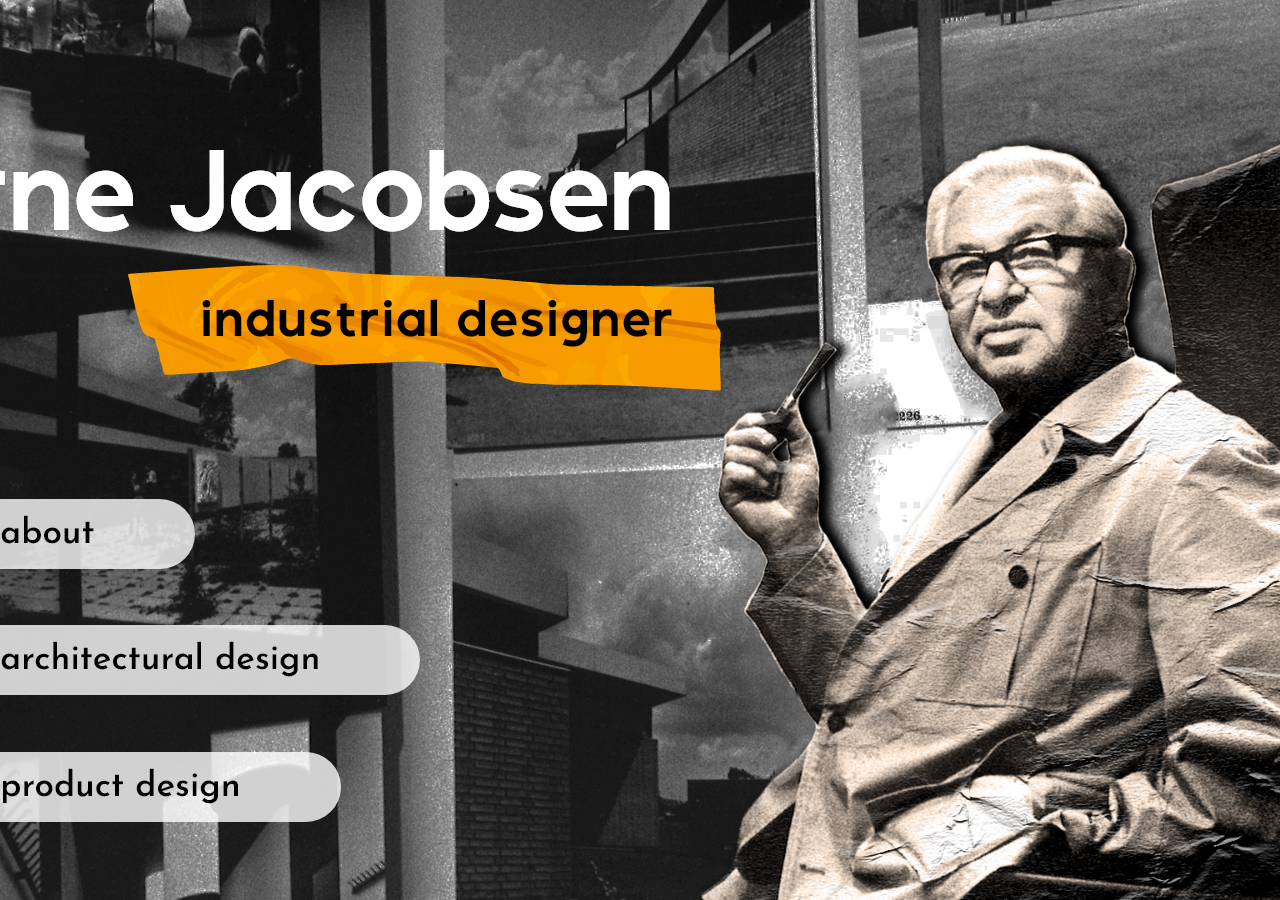
<file: index.html>
<!DOCTYPE html>
<html lang="ko">
<head>
    <meta charset="UTF-8">
    <meta http-equiv="X-UA-Compatible" content="IE=edge">
    <meta name="viewport" content="width=device-width, initial-scale=1.0">
    <title>Arne Jacobsen</title>
    <link rel="stylesheet" href="master.css">
</head>
<body>
    <div class="cont">
        <div class="wrap">
            <div class="box1">
                <img src="img/title.png">
            </div>
            <div class="box2">
                <img src="img/tape.png">
            </div>
                <div class="box3">
                <a href="sub01.html"><img src="img/bu1.png"></a>
                </div>
                <div class="box4">
                <a href="sub02.html"><img src="img/bu2.png"></a>
                </div>
                <div class="box5">
                <a href="sub03.html"><img src="img/bu3.png"></a>
                </div>
        </div>
    </div>
</body>
</html>
</file>
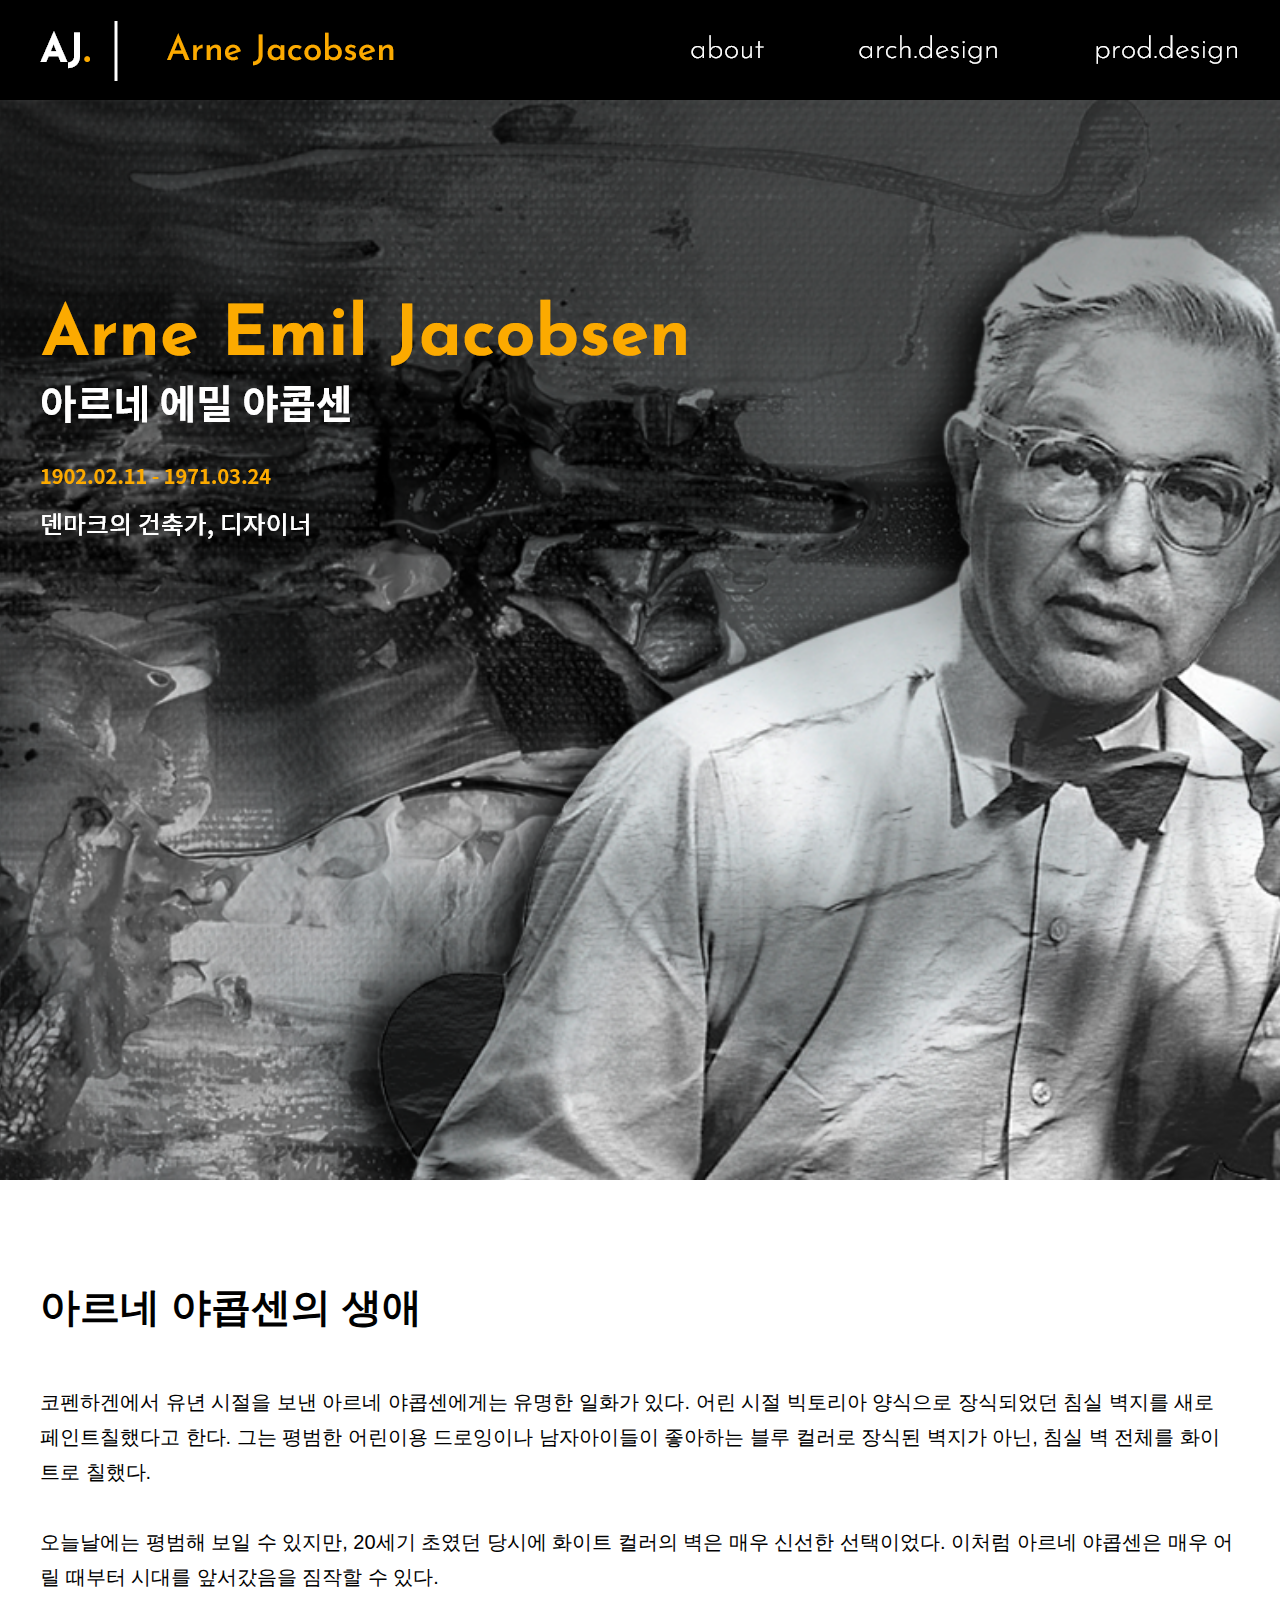
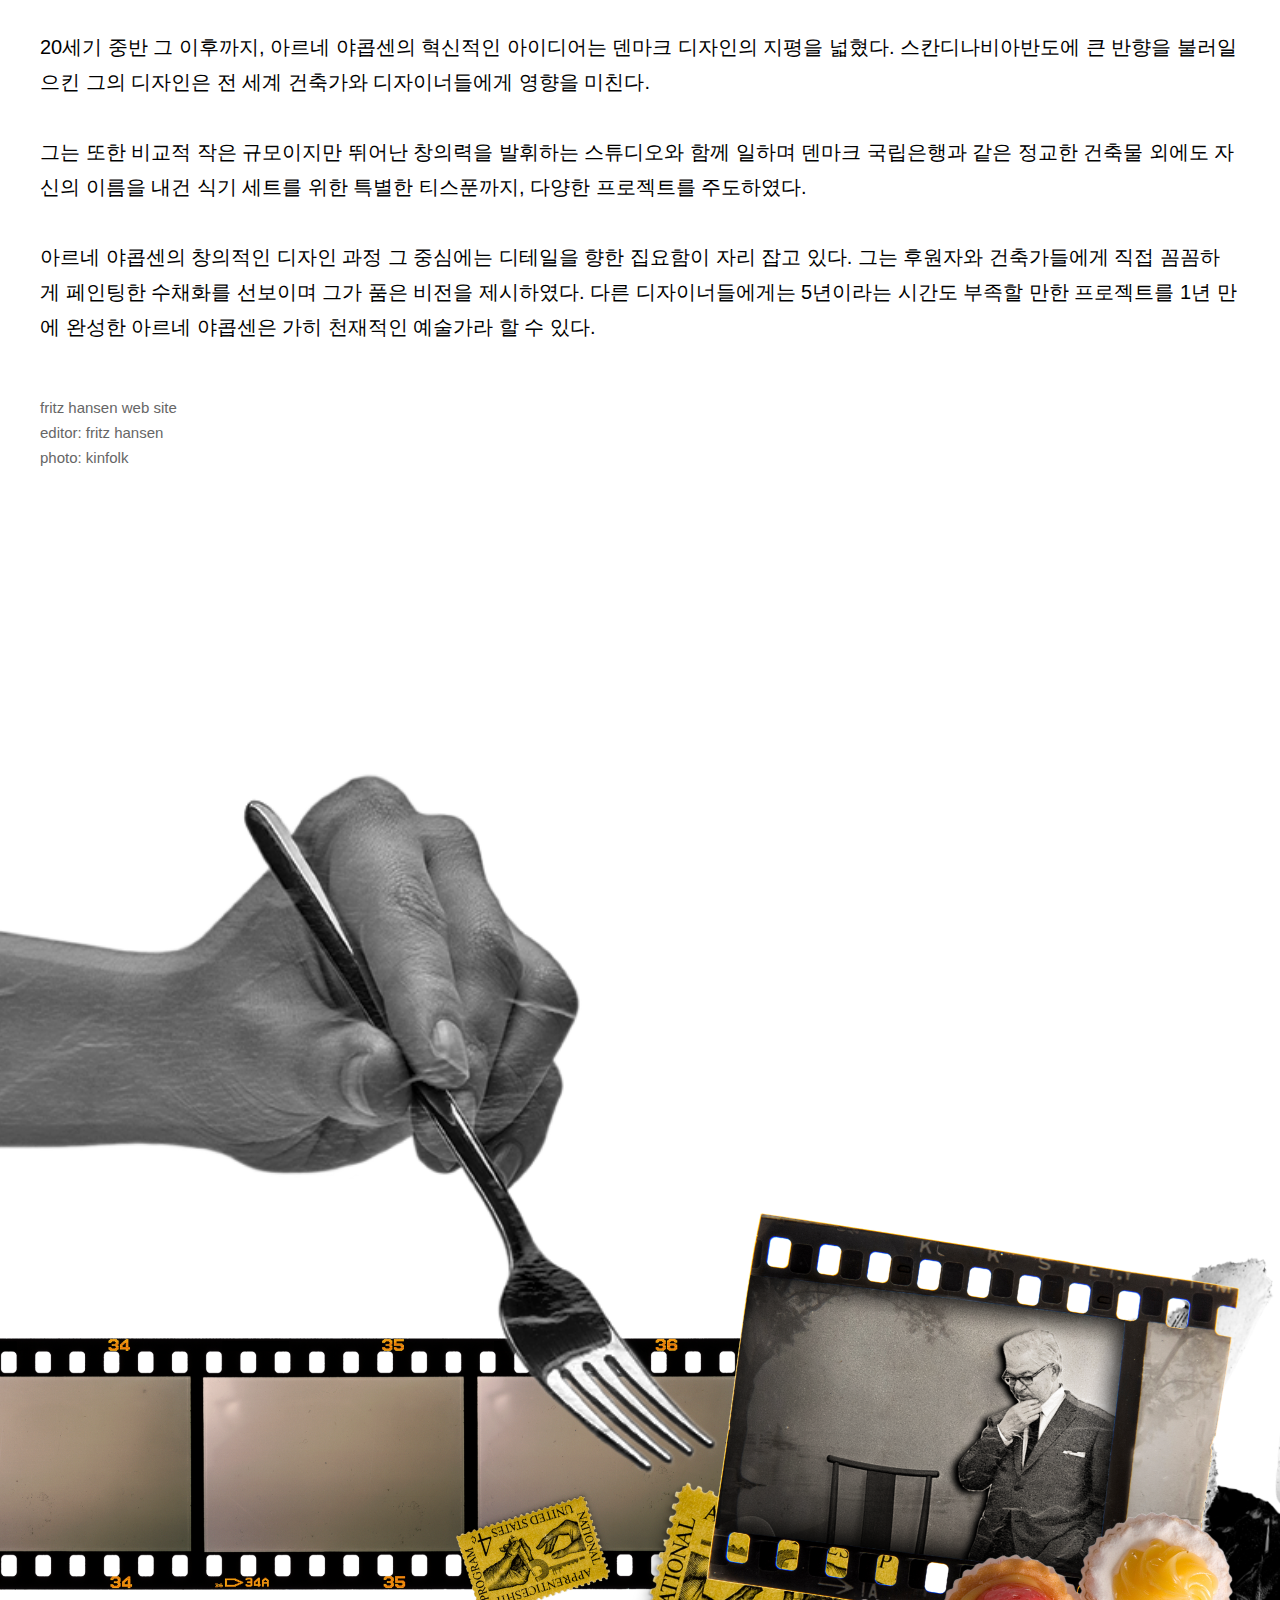
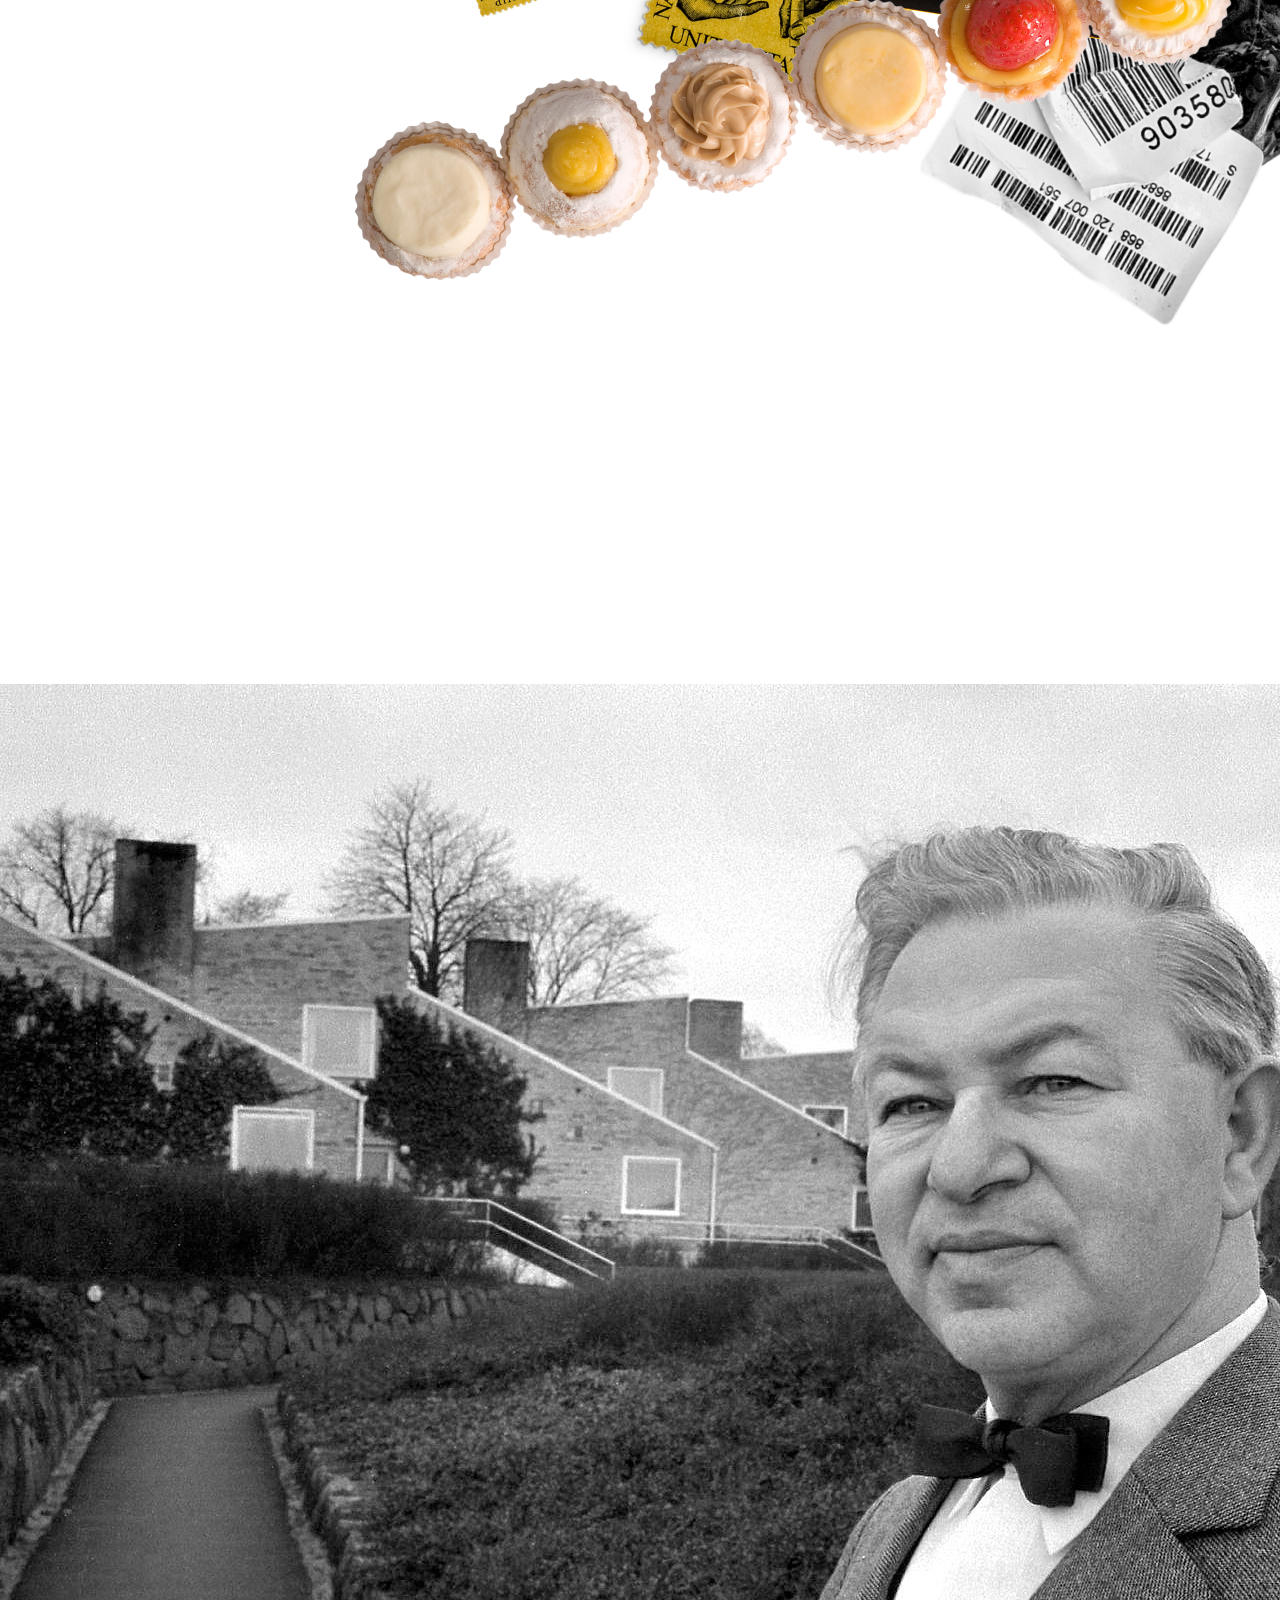
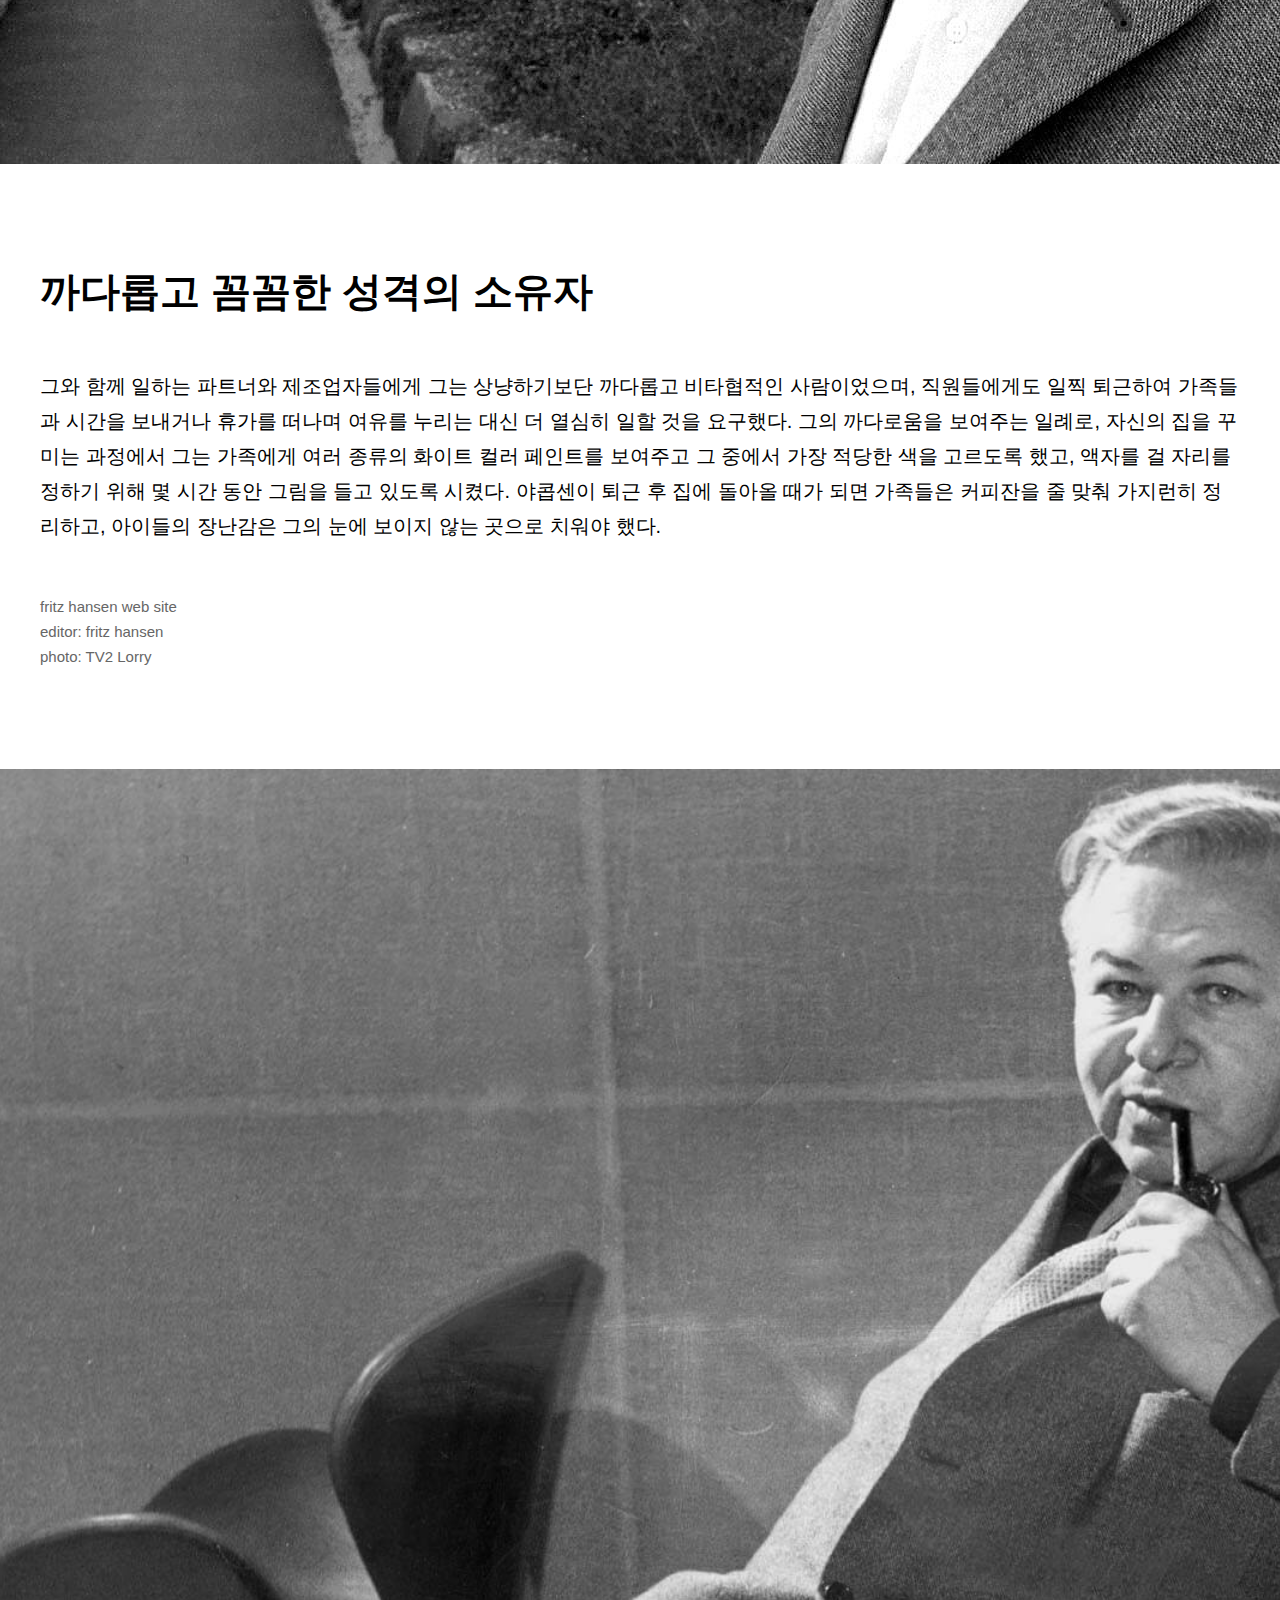
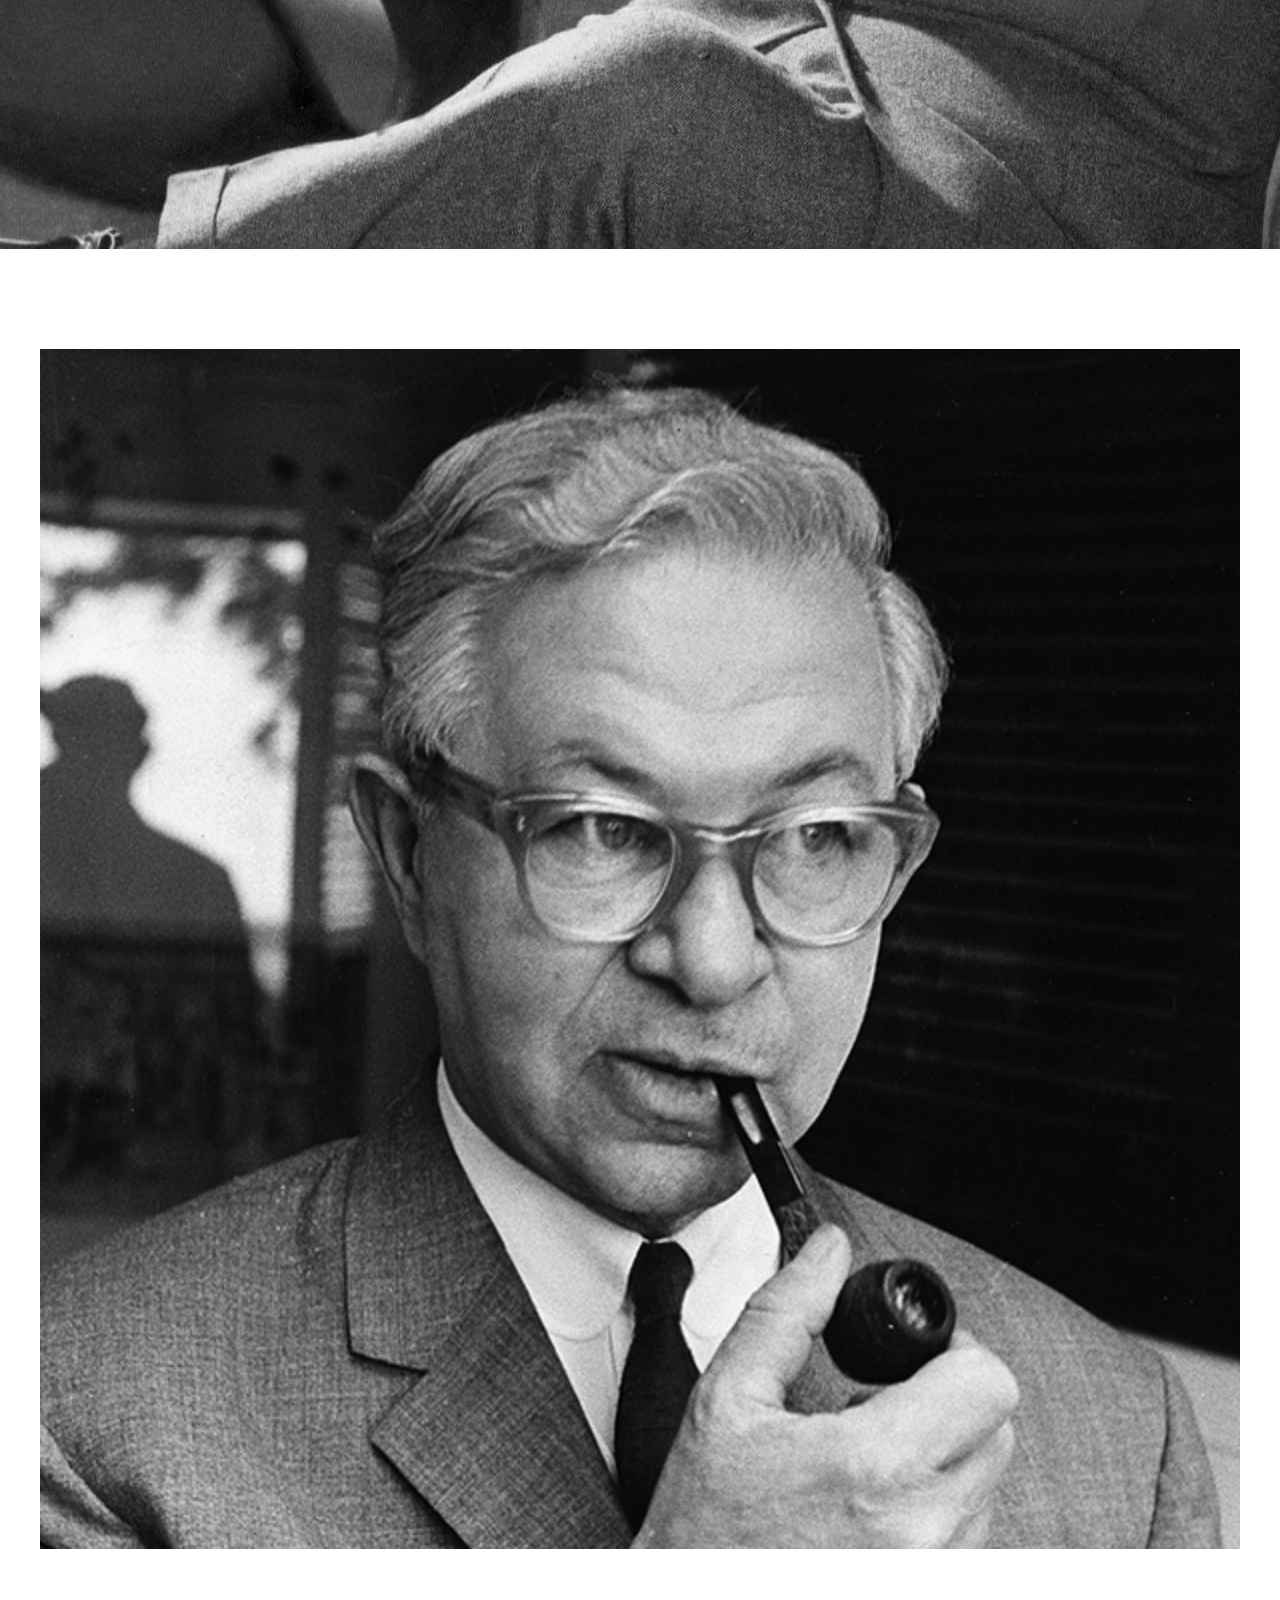
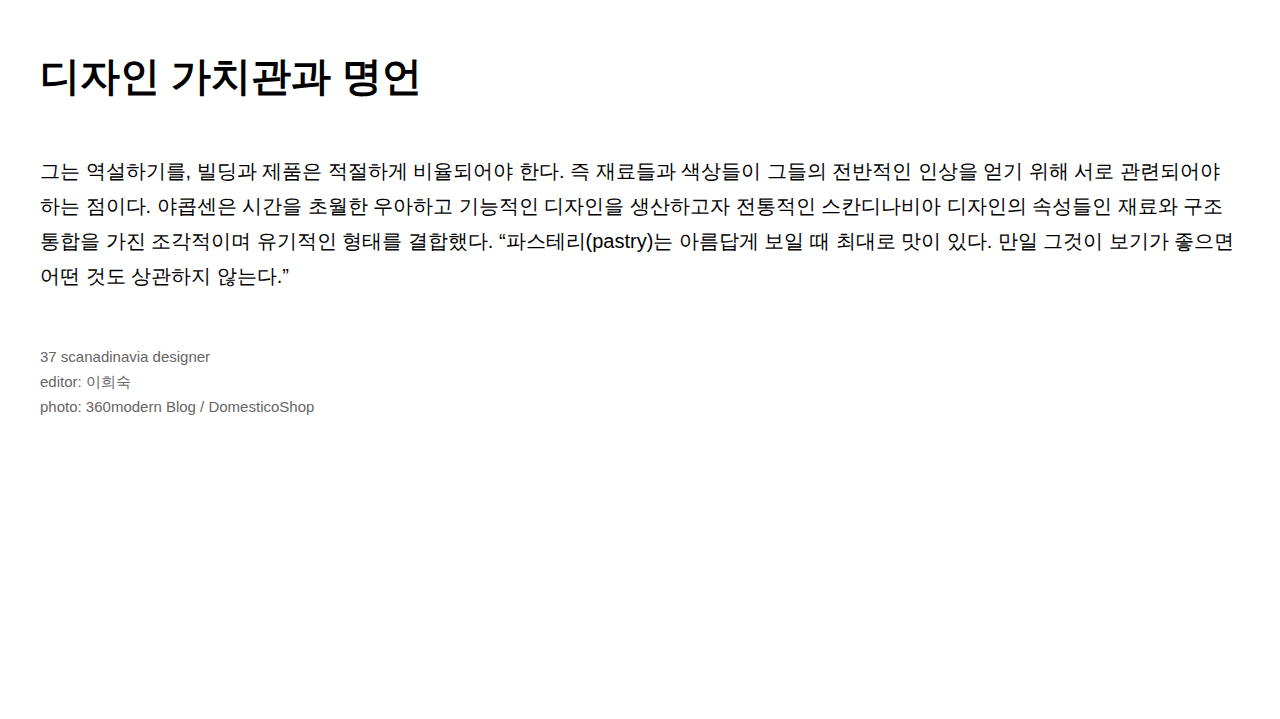
<file: sub01.html>
<!DOCTYPE html>
<html lang="ko">
<head>
    <meta charset="UTF-8">
    <meta http-equiv="X-UA-Compatible" content="IE=edge">
    <meta name="viewport" content="width=device-width, initial-scale=1.0">
    <title>Arne Jacobsen | about</title>
    <link rel="stylesheet" href="master.css">
</head>
<body>
    <section>
        <nav>
            <ul>
                <li class="ba00"><a href="index.html"><img src="img/logo.png"></a></li>
                <li class="ba01"><a href="sub01.html"><img src="img/ba1.png"></a></li>
                <li class="ba02"><a href="sub02.html"><img src="img/ba2.png"></a></li>
                <li class="ba03"><a href="sub03.html"><img src="img/ba3.png"></a></li>
            </ul>
        </nav>
        <div class="s01_00"> <img src="img/p1m.png"> </div>

        <div class="s01_01"> 아르네 야콥센의 생애 </div>

        <div class="s01_010">
            코펜하겐에서 유년 시절을 보낸 아르네 야콥센에게는 유명한 일화가 있다. 어린 시절 빅토리아 양식으로 장식되었던 침실 벽지를 새로 페인트칠했다고 한다. 그는 평범한 어린이용 드로잉이나 남자아이들이 좋아하는 블루 컬러로 장식된 벽지가 아닌, 침실 벽 전체를 화이트로 칠했다. <br><br>

            오늘날에는 평범해 보일 수 있지만, 20세기 초였던 당시에 화이트 컬러의 벽은 매우 신선한 선택이었다. 이처럼 아르네 야콥센은 매우 어릴 때부터 시대를 앞서갔음을 짐작할 수 있다. <br><br>

            20세기 중반 그 이후까지, 아르네 야콥센의 혁신적인 아이디어는 덴마크 디자인의 지평을 넓혔다. 스칸디나비아반도에 큰 반향을 불러일으킨 그의 디자인은 전 세계 건축가와 디자이너들에게 영향을 미친다. <br><br>

            그는 또한 비교적 작은 규모이지만 뛰어난 창의력을 발휘하는 스튜디오와 함께 일하며 덴마크 국립은행과 같은 정교한 건축물 외에도 자신의 이름을 내건 식기 세트를 위한 특별한 티스푼까지, 다양한 프로젝트를 주도하였다. <br><br>

            아르네 야콥센의 창의적인 디자인 과정 그 중심에는 디테일을 향한 집요함이 자리 잡고 있다. 그는 후원자와 건축가들에게 직접 꼼꼼하게 페인팅한 수채화를 선보이며 그가 품은 비전을 제시하였다. 다른 디자이너들에게는 5년이라는 시간도 부족할 만한 프로젝트를 1년 만에 완성한 아르네 야콥센은 가히 천재적인 예술가라 할 수 있다.
        </div>

        <div class="s01_011">
            fritz hansen web site <br>
            editor: fritz hansen <br>
            photo: kinfolk
        </div>

        <div class="s01_02"> <img src="img/fork.png"> </div>

        <div class="s01_03"> <img src="img/ph1.png"> </div>

        <div class="s01_04"> 까다롭고 꼼꼼한 성격의 소유자 </div>

        <div class="s01_040">
            그와 함께 일하는 파트너와 제조업자들에게 그는 상냥하기보단 까다롭고 비타협적인 사람이었으며, 직원들에게도 일찍 퇴근하여 가족들과 시간을 보내거나 휴가를 떠나며 여유를 누리는 대신 더 열심히 일할 것을 요구했다. 그의 까다로움을 보여주는 일례로, 자신의 집을 꾸미는 과정에서 그는 가족에게 여러 종류의 화이트 컬러 페인트를 보여주고 그 중에서 가장 적당한 색을 고르도록 했고, 액자를 걸 자리를 정하기 위해 몇 시간 동안 그림을 들고 있도록 시켰다. 야콥센이 퇴근 후 집에 돌아올 때가 되면 가족들은 커피잔을 줄 맞춰 가지런히 정리하고, 아이들의 장난감은 그의 눈에 보이지 않는 곳으로 치워야 했다.
        </div>

        <div class="s01_041">
            fritz hansen web site <br>
            editor: fritz hansen <br>
            photo: TV2 Lorry
        </div>

        <div class="s01_05"> <img src="img/ph2.png"> </div>

        <div class="s01_06"> <img src="img/ph3.png"> </div>

        <div class="s01_07"> 디자인 가치관과 명언 </div>

        <div class="s01_070">
            그는 역설하기를, 빌딩과 제품은 적절하게 비율되어야 한다. 즉 재료들과 색상들이 그들의 전반적인 인상을 얻기 위해 서로 관련되어야 하는 점이다. 야콥센은 시간을 초월한 우아하고 기능적인 디자인을 생산하고자 전통적인 스칸디나비아 디자인의 속성들인 재료와 구조통합을 가진 조각적이며 유기적인 형태를 결합했다. “파스테리(pastry)는 아름답게 보일 때 최대로 맛이 있다. 만일 그것이 보기가 좋으면 어떤 것도 상관하지 않는다.”
        </div>

        <div class="s01_071">
            37 scanadinavia designer <br>
            editor: 이희숙 <br>
            photo: 360modern Blog / DomesticoShop
        </div>

    </section>
</body>
</html>
</file>
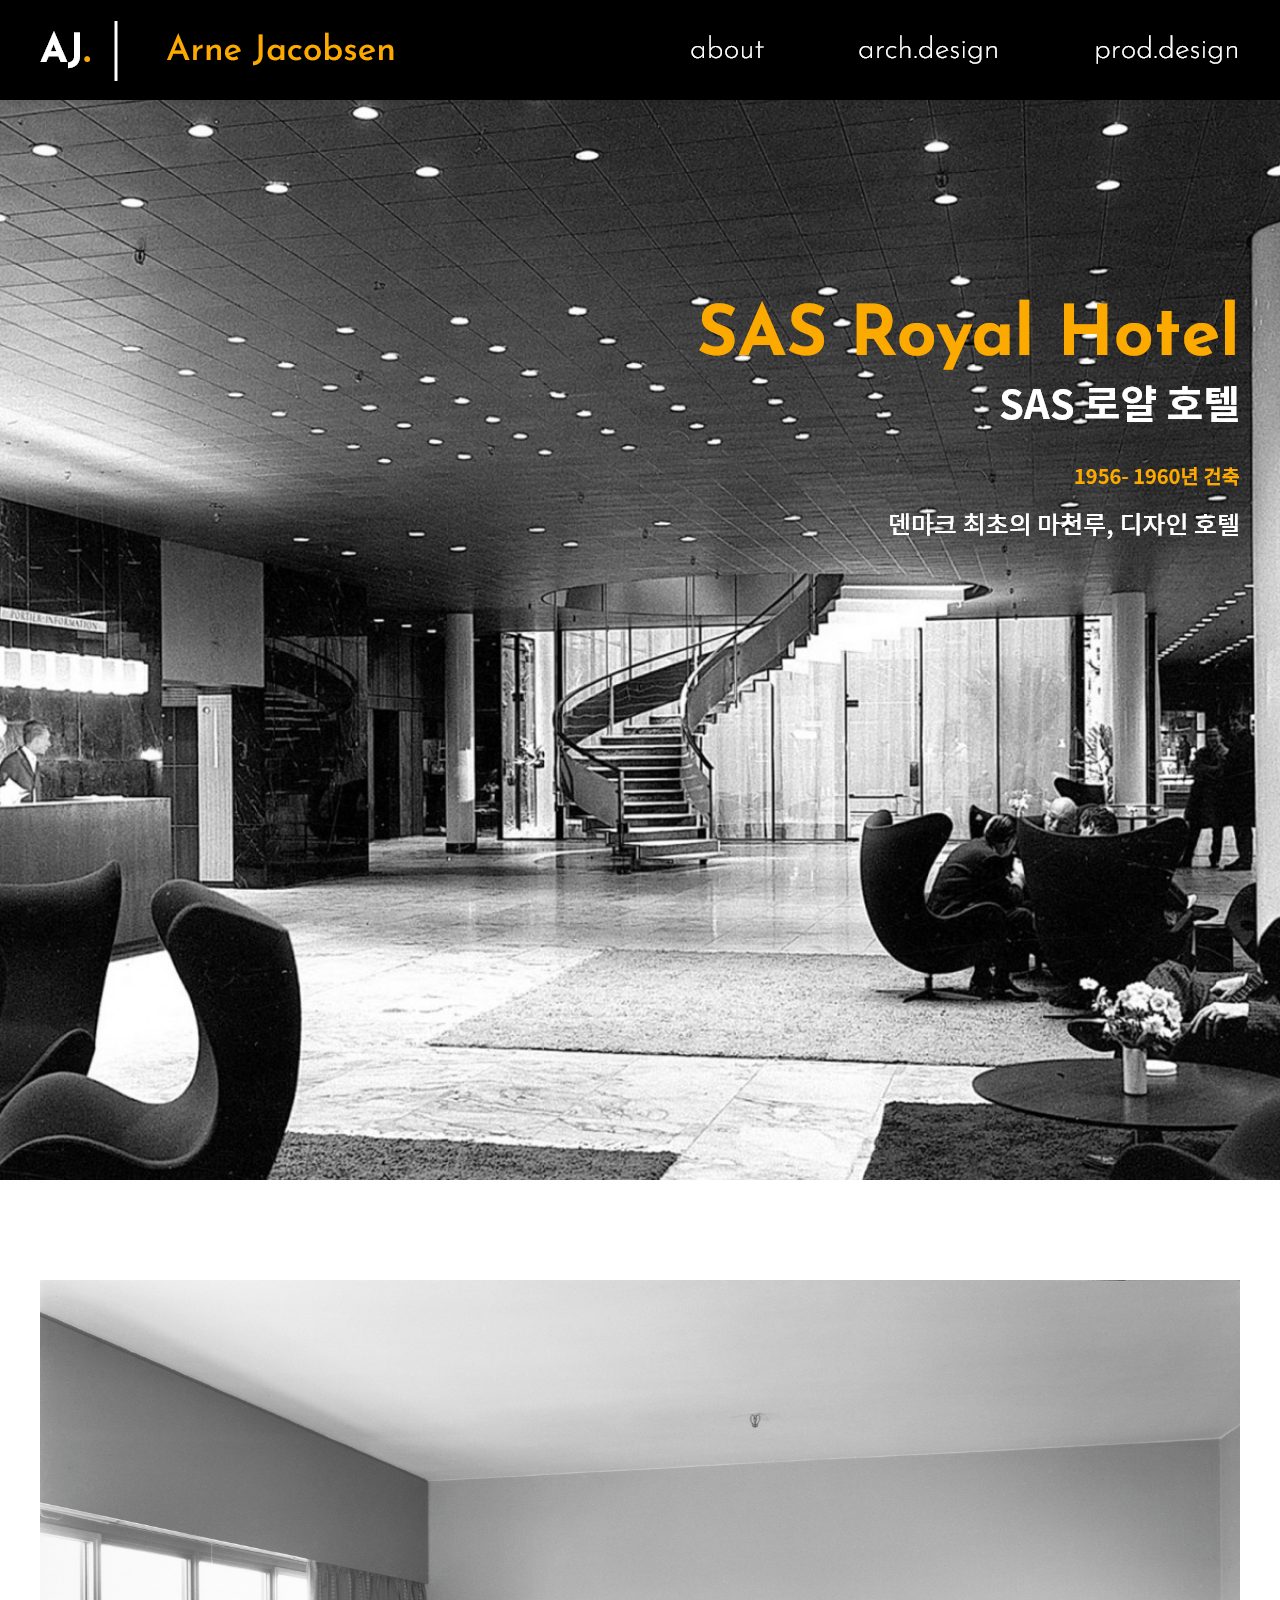
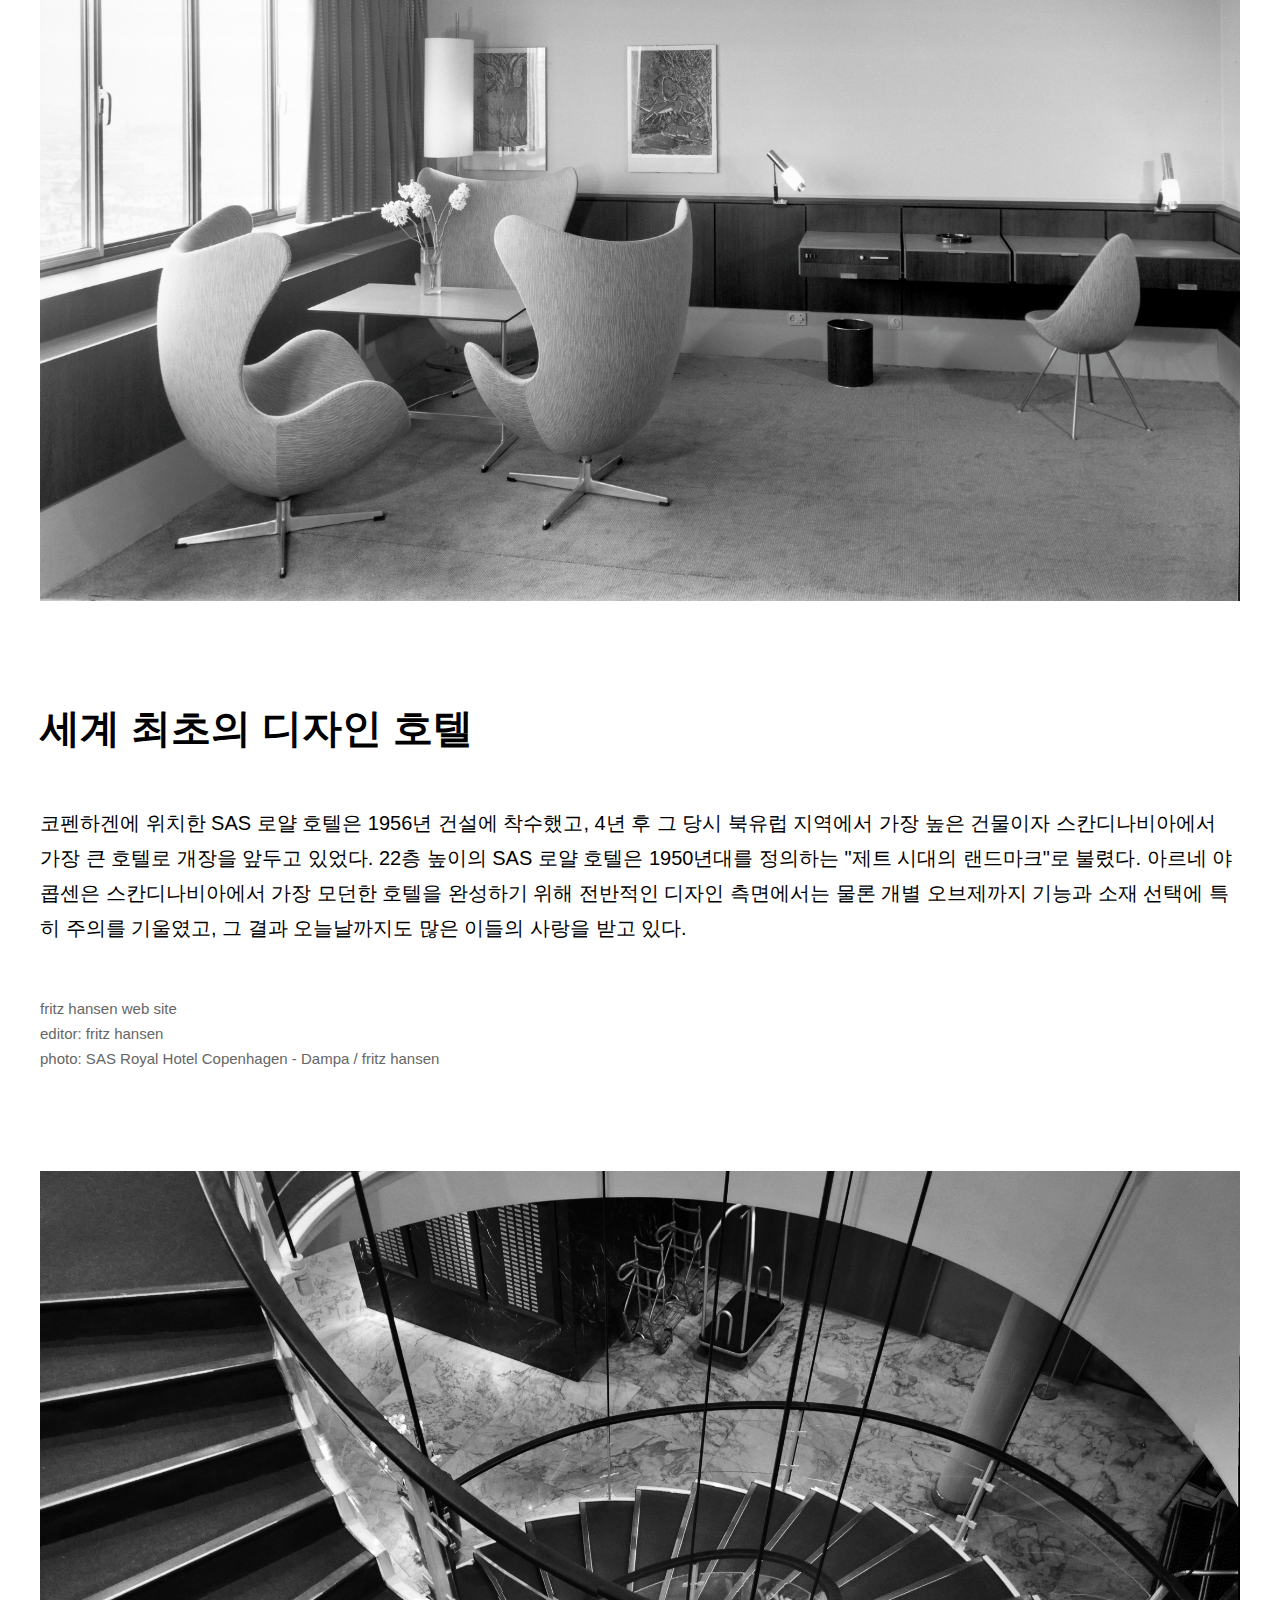
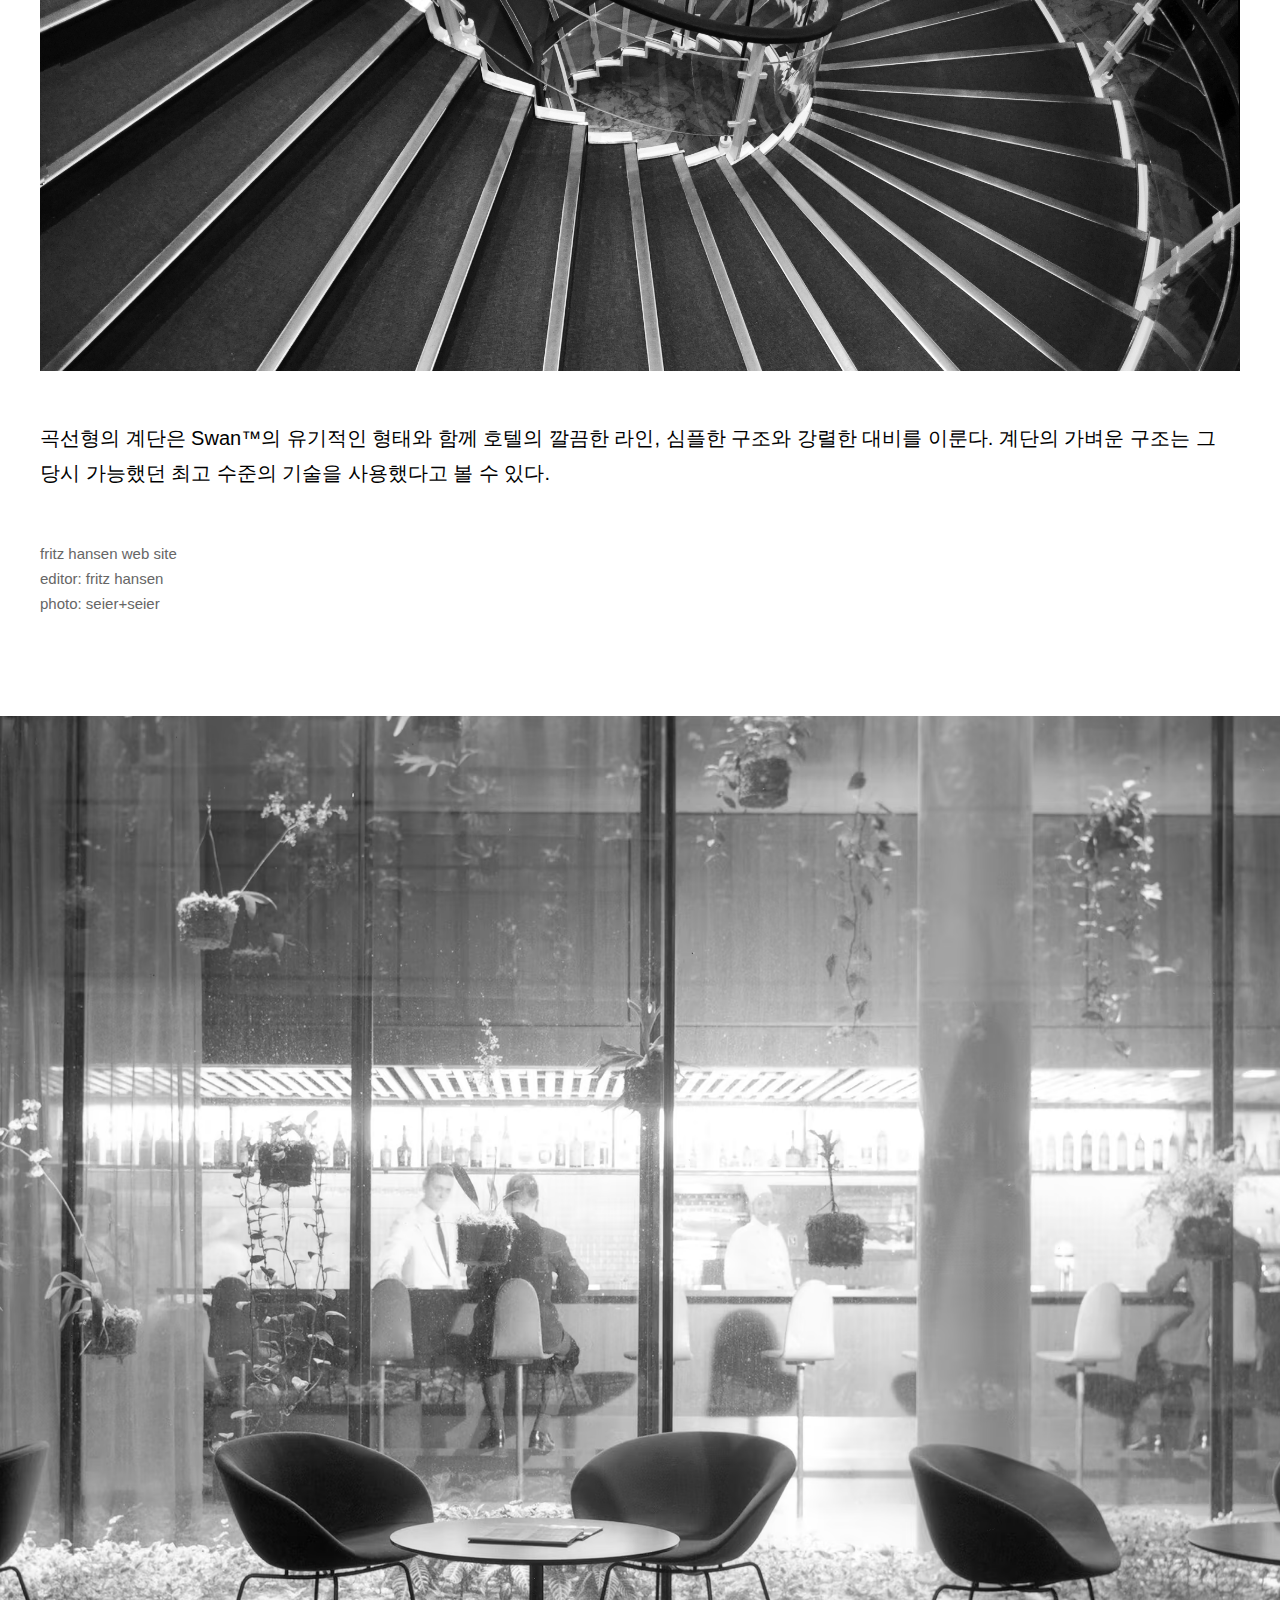
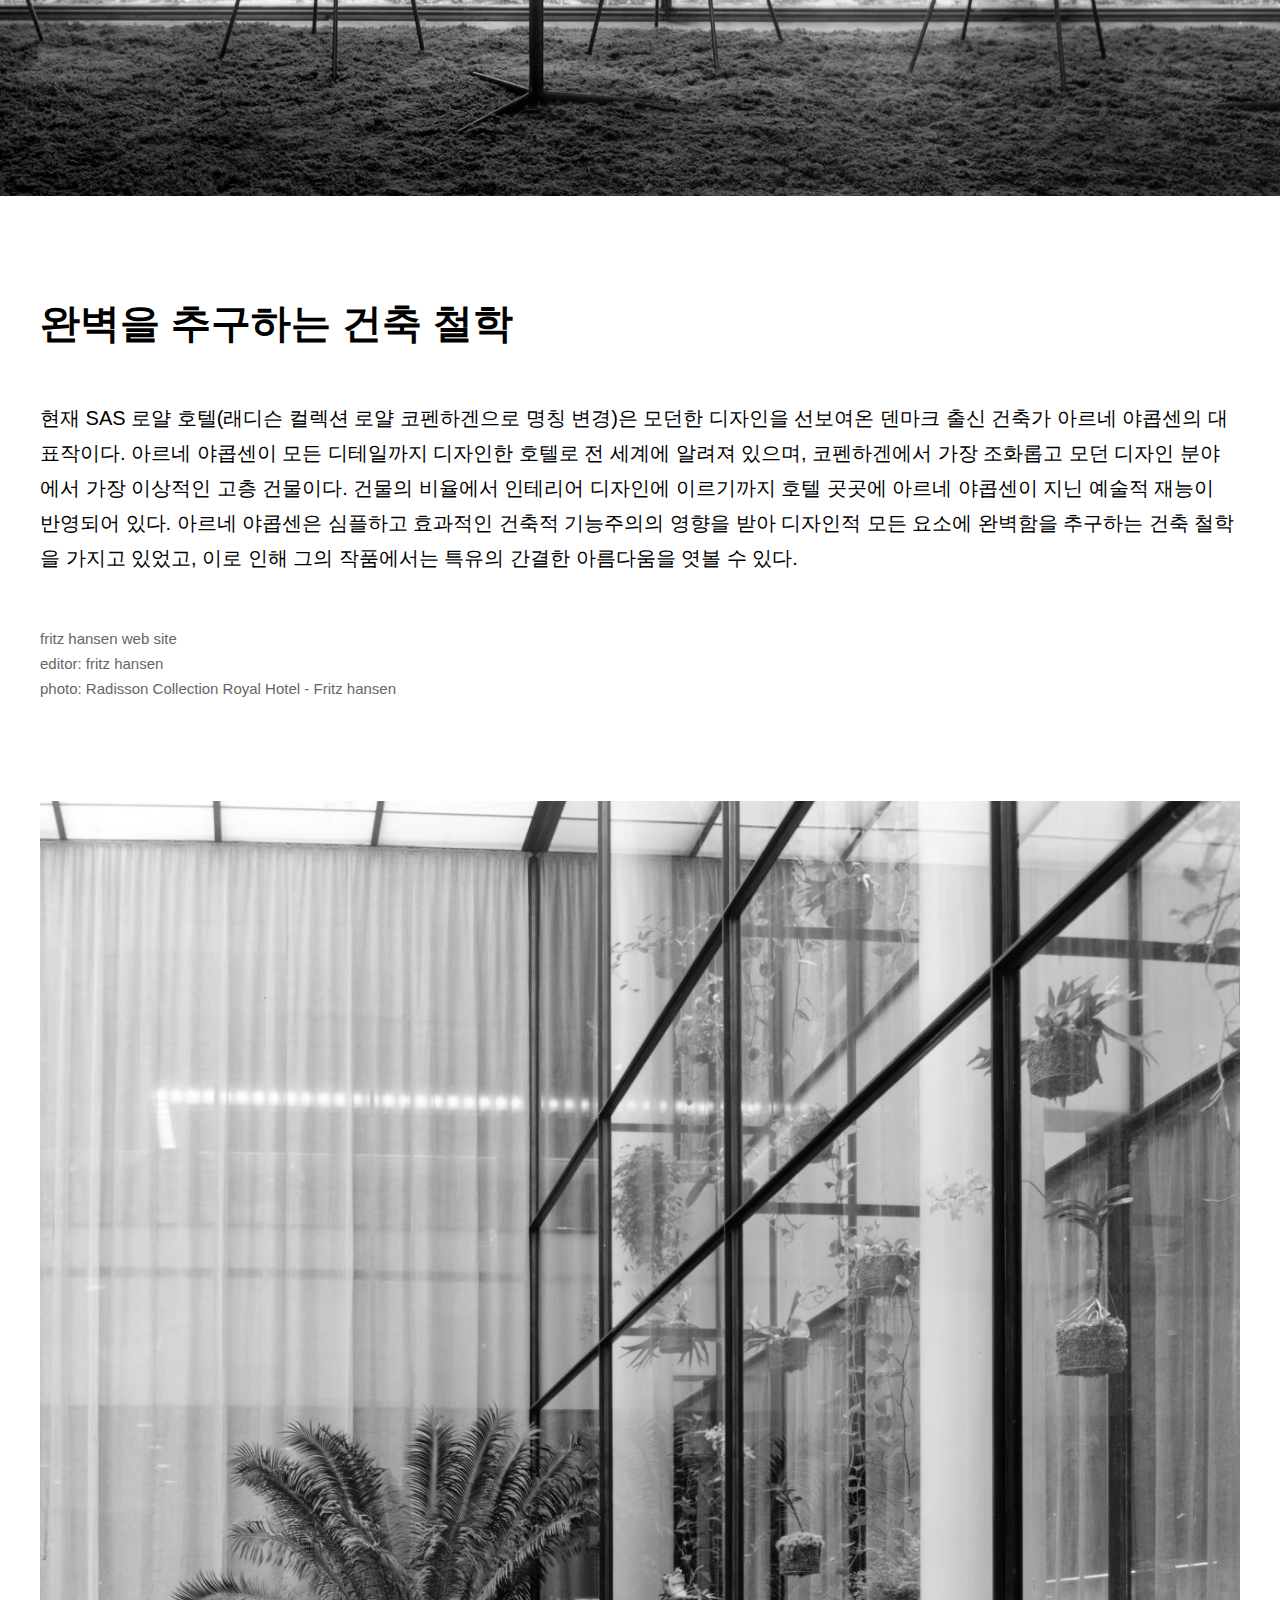
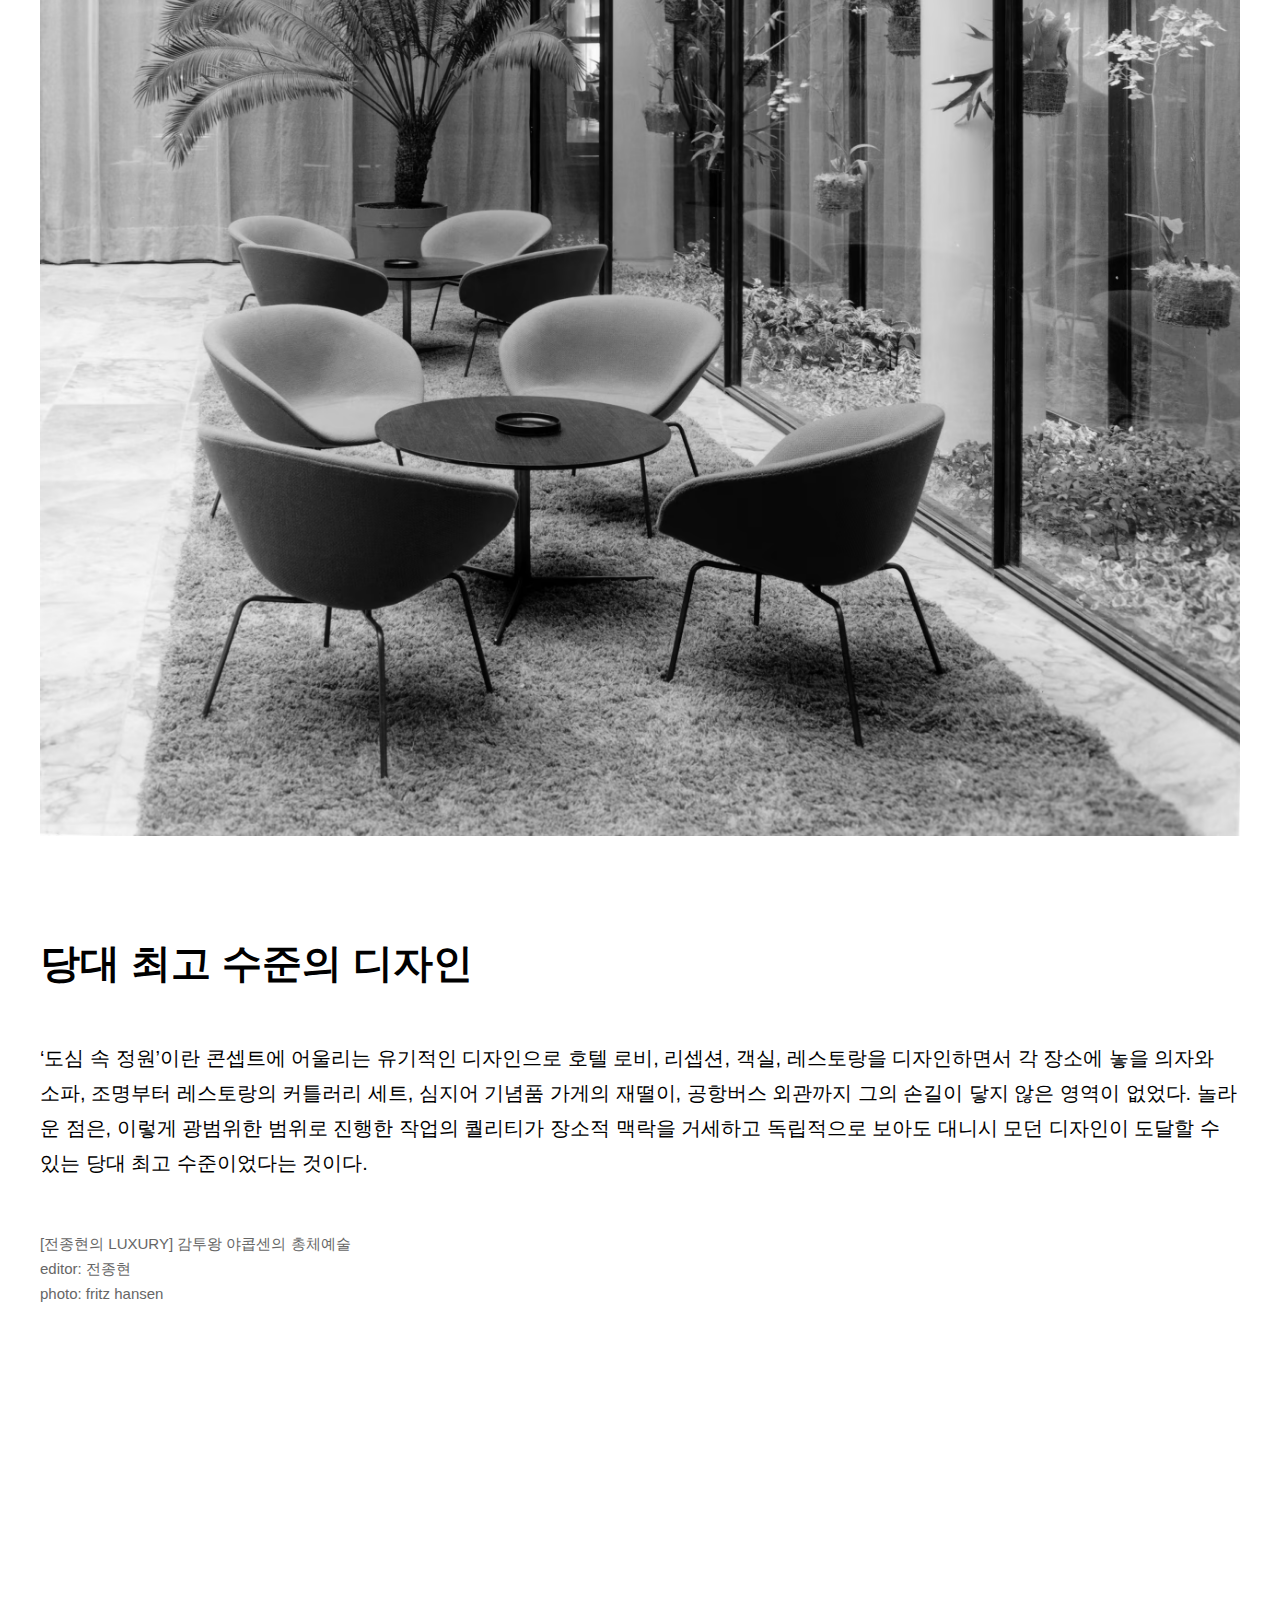
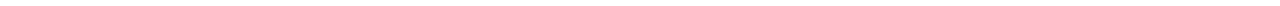
<file: sub02.html>
<!DOCTYPE html>
<html lang="ko">
<head>
    <meta charset="UTF-8">
    <meta http-equiv="X-UA-Compatible" content="IE=edge">
    <meta name="viewport" content="width=device-width, initial-scale=1.0">
    <title>Arne Jacobsen | architectural design</title>
    <link rel="stylesheet" href="master.css">
</head>
<body>
    <section>
        <nav>
            <ul>
                <li class="ba00"><a href="index.html"><img src="img/logo.png"></a></li>
                <li class="ba01"><a href="sub01.html"><img src="img/ba1.png"></a></li>
                <li class="ba02"><a href="sub02.html"><img src="img/ba2.png"></a></li>
                <li class="ba03"><a href="sub03.html"><img src="img/ba3.png"></a></li>
            </ul>
        </nav>

        <div class="s02_00"> <img src="img/p2m.png"> </div>

        <div class="s02_01"> <img src="img/ph4.png"> </div>

        <div class="s02_02"> 세계 최초의 디자인 호텔 </div>

        <div class="s02_020">
            코펜하겐에 위치한 SAS 로얄 호텔은 1956년 건설에 착수했고, 4년 후 그 당시 북유럽 지역에서 가장 높은 건물이자 스칸디나비아에서 가장 큰 호텔로 개장을 앞두고 있었다. 22층 높이의 SAS 로얄 호텔은 1950년대를 정의하는 "제트 시대의 랜드마크"로 불렸다. 아르네 야콥센은 스칸디나비아에서 가장 모던한 호텔을 완성하기 위해 전반적인 디자인 측면에서는 물론 개별 오브제까지 기능과 소재 선택에 특히 주의를 기울였고, 그 결과 오늘날까지도 많은 이들의 사랑을 받고 있다.
        </div>

        <div class="s02_021">
            fritz hansen web site <br>
            editor: fritz hansen <br>
            photo: SAS Royal Hotel Copenhagen - Dampa / fritz hansen
        </div>

        <div class="s02_03"> <img src="img/ph5.png"> </div>

        <div class="s02_040">
            곡선형의 계단은 Swan™의 유기적인 형태와 함께 호텔의 깔끔한 라인, 심플한 구조와 강렬한 대비를 이룬다. 계단의 가벼운 구조는 그 당시 가능했던 최고 수준의 기술을 사용했다고 볼 수 있다.
        </div>

        <div class="s02_041">
            fritz hansen web site <br>
            editor: fritz hansen <br>
            photo: seier+seier
        </div>

        <div class="s02_05"> <img src="img/ph6.png"> </div>

        <div class="s02_06"> 완벽을 추구하는 건축 철학 </div>

        <div class="s02_060">
            현재 SAS 로얄 호텔(래디슨 컬렉션 로얄 코펜하겐으로 명칭 변경)은 모던한 디자인을 선보여온 덴마크 출신 건축가 아르네 야콥센의 대표작이다. 아르네 야콥센이 모든 디테일까지 디자인한 호텔로 전 세계에 알려져 있으며, 코펜하겐에서 가장 조화롭고 모던 디자인 분야에서 가장 이상적인 고층 건물이다. 건물의 비율에서 인테리어 디자인에 이르기까지 호텔 곳곳에 아르네 야콥센이 지닌 예술적 재능이 반영되어 있다. 아르네 야콥센은 심플하고 효과적인 건축적 기능주의의 영향을 받아 디자인적 모든 요소에 완벽함을 추구하는 건축 철학을 가지고 있었고, 이로 인해 그의 작품에서는 특유의 간결한 아름다움을 엿볼 수 있다.
        </div>

        <div class="s02_061">
            fritz hansen web site <br>
            editor: fritz hansen <br>
            photo: Radisson Collection Royal Hotel - Fritz hansen
        </div>

        <div class="s02_07"> <img src="img/ph7.png"> </div>

        <div class="s02_08"> 당대 최고 수준의 디자인 </div>

        <div class="s02_080">
            ‘도심 속 정원’이란 콘셉트에 어울리는 유기적인 디자인으로 호텔 로비, 리셉션, 객실, 레스토랑을 디자인하면서 각 장소에 놓을 의자와 소파, 조명부터 레스토랑의 커틀러리 세트, 심지어 기념품 가게의 재떨이, 공항버스 외관까지 그의 손길이 닿지 않은 영역이 없었다. 놀라운 점은, 이렇게 광범위한 범위로 진행한 작업의 퀄리티가 장소적 맥락을 거세하고 독립적으로 보아도 대니시 모던 디자인이 도달할 수 있는 당대 최고 수준이었다는 것이다.
        </div>

        <div class="s02_081">
            [전종현의 LUXURY] 감투왕 야콥센의 총체예술 <br>
            editor: 전종현 <br>
            photo: fritz hansen
        </div>

    </section>
</body>
</html>
</file>
<file: master.css>
*{
    margin: 0;
    padding: 0;
    text-decoration: none;
    list-style-type: none;
}

body{
    display: flex;
    justify-content: center;
    }

    .cont{
        width: 100vw;
        height: 100vh;
        background-image: url(img/p0m.png);
        background-size: cover;
        background-position: center;
        display: flex;
        justify-content: center;
    }
    .wrap{
        width: 1200px;
        height: 100vh;
        position: relative;
    }
    
    .box1{
        margin: 150px 911px 814px -160px;
        position: fixed;
    }

    .box2{
        margin: 265px 878.7px 681.4px 88.4px;
        position: fixed;
    }

    .box3{
        margin: 498.5px 1405px 511.5px -160px;
        position: fixed;
        cursor: pointer;
    }

    .box4{
        margin: 625px 1180px 385px -160px;
        position: fixed;
        cursor: pointer;
    }

    .box5{
        margin: 752px 1259px 258px -160px;
        position: fixed;
        cursor: pointer;
    }

    /* 네비게이션 시작 */
nav{
    width: 1920px;
    height: 100px;
    margin: 0 auto;
    background-color: black;
}
ul{
    width: 1200px;
    height: 100px;
    margin: 0 auto;
    display: flex;
    justify-content: space-between;
    background-color: black;
}
li{}
.ba00{ padding: 20.5px 0px 19.5px 0px }
.ba01{ padding: 35px 0px 34px 200px }
.ba02{ padding: 35px 0px 34px 0px }
.ba03{ padding: 35px 0px 34px 0px }

.s01_00{
    width: 1920px;
    height: 1080px;
}

.s01_01{
    font-family: 'Noto Sans KR', sans-serif;
    font-size: 40px;
    margin: 100px 0px 50px 360px;
    font-weight: 700;
}

.s01_010{
    font-family: 'Noto Sans KR', sans-serif;
    font-size: 20px;
    margin: 0px 360px 50px 360px;
    font-weight: 400;
    line-height: 35px;
}

.s01_011{
    font-family: 'Noto Sans KR', sans-serif;
    font-size: 15px;
    margin: 0px 360px 300px 360px;
    font-weight: 500;
    line-height: 25px;
    color: #666666;
}

.s01_02{
    width: 1821px;
    height: 1214px;
    margin-bottom: 300px;
}

.s01_03{
    width: 1920px;
    height: 1080px;
    margin-bottom: 100px;
}

.s01_04{
    font-family: 'Noto Sans KR', sans-serif;
    font-size: 40px;
    margin: 0px 0px 50px 360px;
    font-weight: 700;
}

.s01_040{
    font-family: 'Noto Sans KR', sans-serif;
    font-size: 20px;
    margin: 0px 360px 50px 360px;
    font-weight: 400;
    line-height: 35px;
}

.s01_041{
    font-family: 'Noto Sans KR', sans-serif;
    font-size: 15px;
    margin: 0px 360px 100px 360px;
    font-weight: 500;
    line-height: 25px;
    color: #666666;
}

.s01_05{
    width: 1920px;
    height: 1080px;
    margin-bottom: 100px;
}

.s01_06{
    width: 1200px;
    height: 1200px;
    margin: 0px 360px 100px 360px;
}

.s01_07{
    font-family: 'Noto Sans KR', sans-serif;
    font-size: 40px;
    margin: 0px 0px 50px 360px;
    font-weight: 700;
}

.s01_070{
    font-family: 'Noto Sans KR', sans-serif;
    font-size: 20px;
    margin: 0px 360px 50px 360px;
    font-weight: 400;
    line-height: 35px;
}

.s01_071{
    font-family: 'Noto Sans KR', sans-serif;
    font-size: 15px;
    margin: 0px 360px 300px 360px;
    font-weight: 500;
    line-height: 25px;
    color: #666666;
}

.s02_00{
    width: 1920px;
    height: 1080px;
    margin-bottom: 100px;
}

.s02_01{
    width: 1200px;
    height: 921px;
    margin: 0px 360px 100px 360px;
}

.s02_02{
    font-family: 'Noto Sans KR', sans-serif;
    font-size: 40px;
    margin: 0px 0px 50px 360px;
    font-weight: 700;
}

.s02_020{
    font-family: 'Noto Sans KR', sans-serif;
    font-size: 20px;
    margin: 0px 360px 50px 360px;
    font-weight: 400;
    line-height: 35px;
}

.s02_021{
    font-family: 'Noto Sans KR', sans-serif;
    font-size: 15px;
    margin: 0px 360px 100px 360px;
    font-weight: 500;
    line-height: 25px;
    color: #666666;
}

.s02_03{
    width: 1200px;
    height: 800px;
    margin: 0px 360px 50px 360px;
}

.s02_040{
    font-family: 'Noto Sans KR', sans-serif;
    font-size: 20px;
    margin: 0px 360px 50px 360px;
    font-weight: 400;
    line-height: 35px;
}

.s02_041{
    font-family: 'Noto Sans KR', sans-serif;
    font-size: 15px;
    margin: 0px 360px 100px 360px;
    font-weight: 500;
    line-height: 25px;
    color: #666666;
}

.s02_05{
    width: 1920px;
    height: 1080px;
    margin-bottom: 100px;
}

.s02_06{
    font-family: 'Noto Sans KR', sans-serif;
    font-size: 40px;
    margin: 0px 0px 50px 360px;
    font-weight: 700;
}

.s02_060{
    font-family: 'Noto Sans KR', sans-serif;
    font-size: 20px;
    margin: 0px 360px 50px 360px;
    font-weight: 400;
    line-height: 35px;
}

.s02_061{
    font-family: 'Noto Sans KR', sans-serif;
    font-size: 15px;
    margin: 0px 360px 100px 360px;
    font-weight: 500;
    line-height: 25px;
    color: #666666;
}

.s02_07{
    width: 1200px;
    height: 1635px;
    margin: 0px 360px 100px 360px;
}

.s02_08{
    font-family: 'Noto Sans KR', sans-serif;
    font-size: 40px;
    margin: 0px 0px 50px 360px;
    font-weight: 700;
}

.s02_080{
    font-family: 'Noto Sans KR', sans-serif;
    font-size: 20px;
    margin: 0px 360px 50px 360px;
    font-weight: 400;
    line-height: 35px;
}

.s02_081{
    font-family: 'Noto Sans KR', sans-serif;
    font-size: 15px;
    margin: 0px 360px 300px 360px;
    font-weight: 500;
    line-height: 25px;
    color: #666666;
}

.s03_00{
    width: 1920px;
    height: 1080px;
    margin-bottom: 100px;
}

.s03_01{
    width: 1200px;
    height: 1600px;
    margin: 0px 360px 50px 360px;
}

.s03_020{
    font-family: 'Noto Sans KR', sans-serif;
    font-size: 20px;
    margin: 0px 360px 50px 360px;
    font-weight: 400;
    line-height: 35px;
}

.s03_021{
    font-family: 'Noto Sans KR', sans-serif;
    font-size: 15px;
    margin: 0px 360px 100px 360px;
    font-weight: 500;
    line-height: 25px;
    color: #666666;
}

.s03_03{
    width: 1200px;
    height: 1501px;
    margin: 0px 360px 100px 360px;
}

.s03_04{
    font-family: 'Noto Sans KR', sans-serif;
    font-size: 40px;
    margin: 0px 0px 50px 360px;
    font-weight: 700;
}

.s03_040{
    font-family: 'Noto Sans KR', sans-serif;
    font-size: 20px;
    margin: 0px 360px 50px 360px;
    font-weight: 400;
    line-height: 35px;
}

.s03_041{
    font-family: 'Noto Sans KR', sans-serif;
    font-size: 15px;
    margin: 0px 360px 100px 360px;
    font-weight: 500;
    line-height: 25px;
    color: #666666;
}

.s03_05{
    width: 1200px;
    height: 1800px;
    margin: 0px 360px 100px 360px;
}

.s03_08{
    width: 1920px;
    height: 1455px;
    margin-bottom: 100px;
}

.s03_07{
    font-family: 'Noto Sans KR', sans-serif;
    font-size: 40px;
    margin: 0px 0px 50px 360px;
    font-weight: 700;
}

.s03_070{
    font-family: 'Noto Sans KR', sans-serif;
    font-size: 20px;
    margin: 0px 360px 50px 360px;
    font-weight: 400;
    line-height: 35px;
}

.s03_071{
    font-family: 'Noto Sans KR', sans-serif;
    font-size: 15px;
    margin: 0px 360px 300px 360px;
    font-weight: 500;
    line-height: 25px;
    color: #666666;
}
</file>
